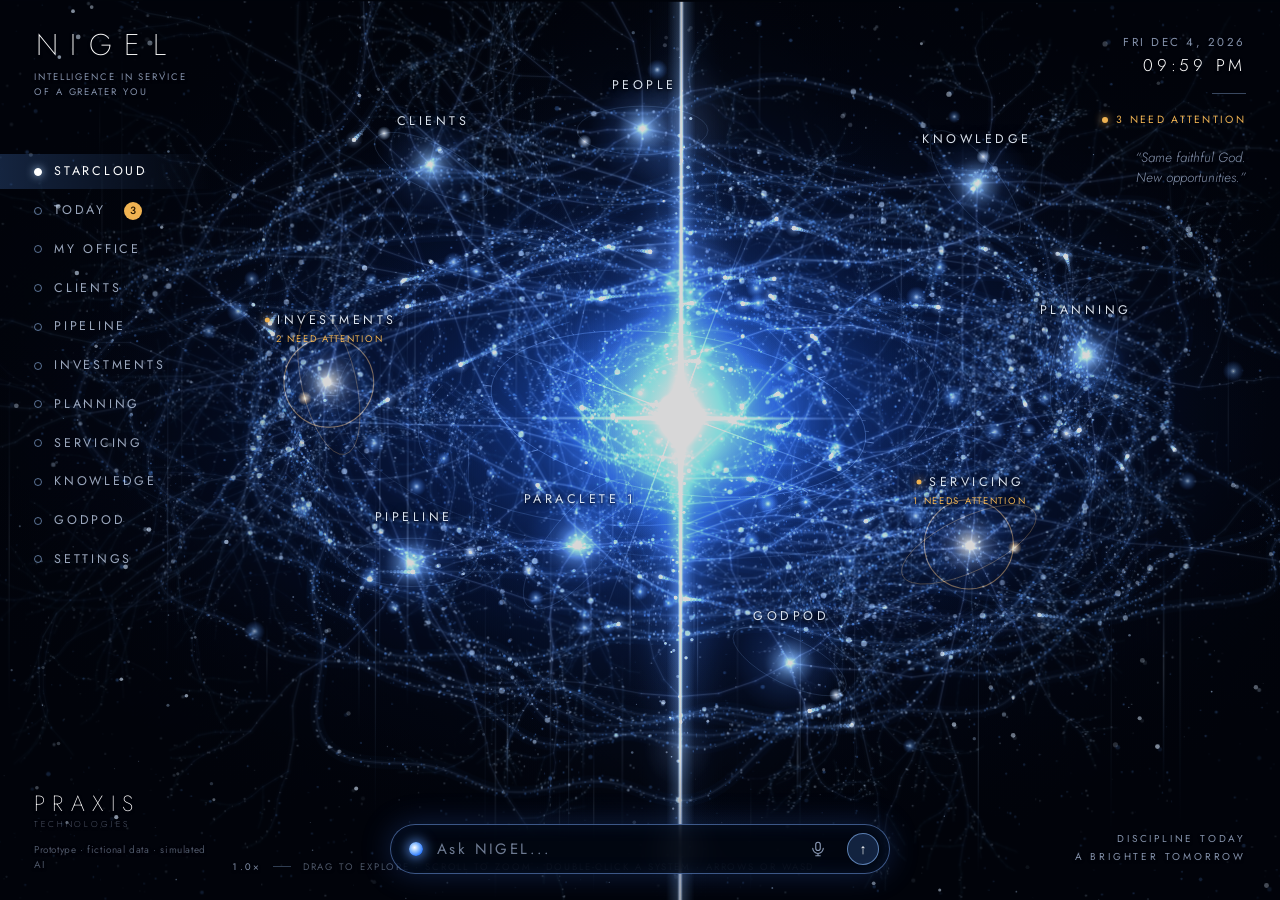
<file: nigel/index.html>
<!doctype html>
<html lang="en">
<head>
<meta charset="utf-8">
<meta name="viewport" content="width=device-width, initial-scale=1, viewport-fit=cover">
<meta name="color-scheme" content="dark">
<title>NIGEL — StarCloud</title>
<link rel="preconnect" href="https://fonts.googleapis.com">
<link rel="stylesheet" href="https://fonts.googleapis.com/css2?family=Jost:ital,wght@0,200;0,300;0,400;0,500;1,300&display=swap">
<link rel="stylesheet" href="styles.css">
</head>
<body data-view="starcloud">
<canvas id="starcloud" aria-hidden="true"></canvas>
<div id="labels" class="labels"></div>

<aside class="sidebar" id="sidebar" aria-label="Primary">
  <div class="brand">
    <div class="wordmark">NIGEL</div>
    <div class="tagline">Intelligence in service<br>of a greater you</div>
  </div>
  <nav class="nav">
    <button class="nav-item is-active" data-nav="/">StarCloud</button>
    <button class="nav-item" data-nav="/today">Today<span class="badge" id="attention-badge">3</span></button>
    <button class="nav-item" data-nav="/office">My Office</button>
    <button class="nav-item" data-nav="/systems/clients">Clients</button>
    <button class="nav-item" data-nav="/systems/pipeline">Pipeline</button>
    <button class="nav-item" data-nav="/systems/investments">Investments</button>
    <button class="nav-item" data-nav="/systems/planning">Planning</button>
    <button class="nav-item" data-nav="/systems/servicing">Servicing</button>
    <button class="nav-item" data-nav="/systems/knowledge">Knowledge</button>
    <button class="nav-item" data-nav="/systems/godpod">GodPod</button>
    <button class="nav-item" data-nav="/settings">Settings</button>
  </nav>
  <div class="sidebar-foot">
    <div class="praxis">PRAXIS<span>Technologies</span></div>
    <div class="foot-note">Prototype · fictional data · simulated AI</div>
  </div>
</aside>
<button class="menu-toggle" id="menu-toggle" aria-label="Open menu" aria-expanded="false"><span></span><span></span><span></span></button>
<div class="scrim" id="scrim"></div>

<div class="corner corner-tr">
  <div class="clock"><div class="date" id="clock-date">THU SEP 12, 2026</div><div class="time" id="clock-time">06:14 AM</div></div>
  <div class="rule"></div>
  <button class="attn" id="topbar-attention"><span class="attn-dot"></span><span id="topbar-attention-text">3 need attention</span></button>
  <div class="quote">“Same faithful God.<br>New opportunities.”</div>
</div>
<div class="corner corner-br">Discipline today<br>A brighter tomorrow</div>
<div class="hud" id="hud" aria-live="off">
  <span class="hud-zoom" id="hud-zoom">1.0×</span>
  <span class="hud-sep"></span>
  <span class="hud-keys">Drag to explore · scroll to zoom · double-click a system · arrows or WASD</span>
  <button class="hud-reset" id="hud-reset" hidden>Reset view <kbd>Home</kbd></button>
</div>
<div class="tip" id="tip" hidden></div>

<main id="stage" class="stage" aria-live="polite"></main>

<section class="convo" id="convo" aria-label="Conversation with NIGEL">
  <div class="convo-log" id="convo-log" hidden></div>
  <form class="convo-bar" id="convo-form" autocomplete="off">
    <span class="convo-orb" aria-hidden="true"></span>
    <input id="convo-input" name="q" placeholder="Ask NIGEL..." aria-label="Ask NIGEL">
    <button type="button" class="convo-mic" id="convo-mic" aria-label="Voice input (not in this prototype)">
      <svg viewBox="0 0 24 24" width="18" height="18" fill="none" stroke="currentColor" stroke-width="1.5" stroke-linecap="round"><rect x="9" y="3" width="6" height="11" rx="3"/><path d="M5 11a7 7 0 0 0 14 0M12 18v3M9 21h6"/></svg>
    </button>
    <button type="submit" class="convo-send" aria-label="Send">↑</button>
  </form>
</section>

<div class="modal" id="modal" hidden>
  <div class="modal-card" role="dialog" aria-modal="true" aria-labelledby="modal-title">
    <h3 id="modal-title"></h3>
    <div id="modal-body"></div>
    <div class="modal-actions" id="modal-actions"></div>
  </div>
</div>

<script src="data.js"></script>
<script src="starcloud.js"></script>
<script src="app.js"></script>
</body>
</html>
</file>
<file: nigel/styles.css>
/* NIGEL — presentation. Single dark visual world, painted explicitly. Desktop first, phone supported. */
:root {
  --ink: #e6efff;
  --ink-dim: rgba(200, 220, 255, 0.66);
  --ink-faint: rgba(200, 220, 255, 0.38);
  --ice: #dbeafe;
  --blue: #5b9cff;
  --blue-soft: rgba(91, 156, 255, 0.16);
  --amber: #f0b352;
  --amber-soft: rgba(240, 179, 82, 0.16);
  --ground: #01040b;
  --glass: rgba(2, 7, 18, 0.84);
  --glass-strong: rgba(2, 7, 18, 0.92);
  --line: rgba(120, 170, 255, 0.16);
  --line-strong: rgba(120, 170, 255, 0.36);
  --sidebar-w: 212px;
  --convo-h: 88px;
  --font: "Jost", "Futura", "Avenir Next", "Helvetica Neue", Arial, sans-serif;
  --mono: ui-monospace, SFMono-Regular, Menlo, Consolas, monospace;
}
* { box-sizing: border-box; }
[hidden] { display: none !important; }
html, body { height: 100%; }
body {
  margin: 0; font-family: var(--font); color: var(--ink); background: var(--ground);
  overflow: hidden; -webkit-font-smoothing: antialiased; font-size: 14.5px; line-height: 1.5; font-weight: 400;
}
button { font: inherit; color: inherit; }
h1, h2, h3, h4 { margin: 0; font-weight: 300; letter-spacing: 0.01em; }
.eyebrow, .u { font-size: 11px; letter-spacing: 0.24em; text-transform: uppercase; font-weight: 400; }
:focus-visible { outline: 1px solid rgba(180, 210, 255, 0.8); outline-offset: 2px; }

#starcloud { position: fixed; inset: 0; display: block; z-index: 0; }

/* ---------- floating system labels ---------- */
.labels { position: fixed; inset: 0; z-index: 2; pointer-events: none; clip-path: inset(0 0 0 var(--sidebar-w)); }
body[data-panel] .labels, body[data-panel] .sats { clip-path: inset(0 var(--drawer-w, 0px) 0 var(--sidebar-w)); }
.label {
  position: absolute; left: 0; top: 0; pointer-events: auto; cursor: pointer;
  background: none; border: 0; padding: 6px 8px; text-align: center;
  display: flex; flex-direction: column; align-items: center; gap: 2px;
  transform: translate(-9999px, -9999px); transition: opacity .35s ease;
}
.label-name {
  font-size: 12.5px; font-weight: 400; letter-spacing: 0.28em; text-transform: uppercase; color: rgba(236, 244, 255, 0.92);
  text-shadow: 0 0 10px rgba(1, 4, 11, 0.9), 0 1px 3px rgba(1, 4, 11, 0.9); white-space: nowrap; padding-left: 0.28em;
}
.label-sub {
  font-size: 9.5px; letter-spacing: 0.18em; text-transform: uppercase; color: var(--amber); white-space: nowrap; padding-left: 0.18em;
  text-shadow: 0 0 8px rgba(1, 4, 11, 0.95); display: none;
}
.label.is-amber .label-sub { display: block; }
.label.is-amber .label-name::before { content: ''; display: inline-block; width: 5px; height: 5px; border-radius: 50%; background: var(--amber); box-shadow: 0 0 8px var(--amber); margin-right: 8px; vertical-align: 2px; }
.label:hover .label-name, .label.is-focus .label-name { color: #fff; text-shadow: 0 0 12px rgba(140, 190, 255, 0.9), 0 1px 3px rgba(1, 4, 11, 0.9); }
body[data-panel] .label { opacity: 0.55; }
body[data-panel] .label.is-focus { opacity: 1; }
.label.is-hover .label-name { color: #fff; }

/* satellites: sectors and records around a focused system */
.sats { position: fixed; inset: 0; z-index: 2; pointer-events: none; clip-path: inset(0 0 0 var(--sidebar-w)); }
.sat {
  position: absolute; left: 0; top: 0; pointer-events: auto; cursor: pointer; background: none; border: 0; padding: 4px 6px;
  display: flex; flex-direction: column; align-items: center; gap: 1px; transform: translate(-9999px, -9999px);
  animation: fade-in .35s ease both;
}
@keyframes fade-in { from { opacity: 0; } to { opacity: 1; } }
.sat-name { font-size: 10px; letter-spacing: 0.2em; text-transform: uppercase; color: rgba(214, 228, 255, 0.85); white-space: nowrap; text-shadow: 0 0 8px rgba(1, 4, 11, 0.95), 0 1px 2px rgba(1, 4, 11, 0.95); padding-left: 0.2em; }
.sat-sub { font-size: 9px; letter-spacing: 0.12em; text-transform: uppercase; color: var(--ink-faint); white-space: nowrap; text-shadow: 0 0 8px rgba(1, 4, 11, 0.95); }
.sat:hover .sat-name, .sat.is-current .sat-name { color: #fff; }
.sat.is-amber .sat-name { color: var(--amber); } .sat.is-amber .sat-sub { color: var(--amber); }
.sat.is-disabled { cursor: default; opacity: 0.45; }
.sat.is-record .sat-name { letter-spacing: 0.12em; text-transform: none; font-size: 11px; }

/* HUD line and hover tip */
.hud { position: fixed; left: calc(var(--sidebar-w) + 20px); bottom: 26px; z-index: 4; display: flex; align-items: center; gap: 12px; font-size: 9.5px; letter-spacing: 0.2em; text-transform: uppercase; color: var(--ink-faint); text-shadow: 0 1px 3px rgba(1, 4, 11, 0.9); pointer-events: none; }
.hud > * { pointer-events: auto; }
.hud-zoom { color: var(--ink-dim); font-variant-numeric: tabular-nums; }
.hud-sep { width: 18px; height: 1px; background: rgba(160, 200, 255, 0.3); }
.hud-reset { border: 1px solid var(--line-strong); background: rgba(2, 7, 18, 0.6); color: var(--ink-dim); padding: 4px 10px; border-radius: 2px; cursor: pointer; font-size: 9.5px; letter-spacing: 0.2em; text-transform: uppercase; }
.hud-reset:hover { color: #fff; }
.hud kbd { font: inherit; opacity: 0.6; margin-left: 6px; }
body:not([data-view="starcloud"]) .hud-keys { display: none; }
.tip { position: fixed; z-index: 5; transform: translate(0, -100%); display: flex; flex-direction: column; gap: 3px; padding: 10px 12px; border-radius: 2px; background: rgba(2, 7, 18, 0.82); border: 1px solid var(--line-strong); border-left: 2px solid rgba(160, 205, 255, 0.8); pointer-events: none; min-width: 170px; animation: fade-in .18s ease both; }
.tip-name { font-size: 11px; letter-spacing: 0.24em; text-transform: uppercase; color: #fff; }
.tip-line { font-size: 12px; color: var(--ink-dim); font-weight: 300; }
.tip-line.is-amber { color: var(--amber); }
.tip-hint { font-size: 9px; letter-spacing: 0.2em; text-transform: uppercase; color: var(--ink-faint); margin-top: 4px; }

/* ---------- sidebar (text only, over the field) ---------- */
.sidebar {
  position: fixed; left: 0; top: 0; bottom: 0; width: var(--sidebar-w); z-index: 6;
  display: flex; flex-direction: column; padding: 30px 0 28px 34px; transition: transform .3s ease;
  text-shadow: 0 1px 3px rgba(1, 4, 11, 0.9);
}
.wordmark { font-size: 30px; font-weight: 200; letter-spacing: 0.42em; color: #fff; line-height: 1; padding-left: 0.05em; }
.tagline { margin-top: 10px; font-size: 9.5px; letter-spacing: 0.2em; text-transform: uppercase; color: var(--ink-dim); line-height: 1.6; }
.nav { display: flex; flex-direction: column; gap: 4px; margin-top: 54px; margin-left: -34px; }
.nav-item {
  display: flex; align-items: center; gap: 12px; width: 100%; text-align: left; position: relative;
  padding: 8px 12px 8px 34px; border: 0; background: none; cursor: pointer;
  color: rgba(214, 228, 255, 0.72); font-size: 12.5px; letter-spacing: 0.22em; text-transform: uppercase;
  transition: color .15s ease;
}
.nav-item::before { content: ''; width: 6px; height: 6px; border-radius: 50%; border: 1px solid rgba(160, 200, 255, 0.55); flex: none; transition: all .15s ease; }
.nav-item:hover { color: #fff; }
.nav-item.is-active { color: #fff; background: linear-gradient(90deg, rgba(91, 156, 255, 0.22), rgba(91, 156, 255, 0)); }
.nav-item.is-active::before { background: #fff; border-color: #fff; box-shadow: 0 0 8px rgba(180, 215, 255, 0.9); }
.badge {
  margin-left: 6px; min-width: 18px; padding: 0 5px; border-radius: 999px; text-align: center; letter-spacing: 0;
  font-size: 10.5px; font-weight: 500; color: #2a1900; background: var(--amber); line-height: 18px;
}
.badge.is-zero { display: none; }
.sidebar-foot { margin-top: auto; }
.praxis { font-size: 22px; font-weight: 200; letter-spacing: 0.34em; color: #fff; line-height: 1; }
.praxis span { display: block; font-size: 8.5px; letter-spacing: 0.34em; text-transform: uppercase; color: var(--ink-dim); margin-top: 6px; }
.foot-note { margin-top: 14px; font-size: 10px; letter-spacing: 0.06em; color: var(--ink-faint); }

.menu-toggle {
  display: none; position: fixed; left: 14px; top: 14px; z-index: 8; width: 40px; height: 40px;
  border-radius: 4px; border: 1px solid var(--line-strong); background: var(--glass-strong); cursor: pointer;
  flex-direction: column; align-items: center; justify-content: center; gap: 4px;
}
.menu-toggle span { display: block; width: 16px; height: 1px; background: var(--ice); }
.scrim { display: none; position: fixed; inset: 0; z-index: 5; background: rgba(1, 4, 11, 0.6); }

/* ---------- corners ---------- */
.corner { position: fixed; z-index: 4; text-shadow: 0 1px 3px rgba(1, 4, 11, 0.9); }
.corner-tr { right: 34px; top: 34px; display: flex; flex-direction: column; align-items: flex-end; gap: 10px; text-align: right; }
.clock .date { font-size: 11.5px; letter-spacing: 0.22em; text-transform: uppercase; color: var(--ink-dim); }
.clock .time { font-size: 17px; letter-spacing: 0.22em; color: #fff; font-weight: 300; margin-top: 2px; font-variant-numeric: tabular-nums; }
.rule { width: 34px; height: 1px; background: rgba(160, 200, 255, 0.35); margin: 4px 0; }
.attn { display: inline-flex; align-items: center; gap: 8px; padding: 4px 0; border: 0; background: none; cursor: pointer; color: var(--amber); font-size: 10.5px; letter-spacing: 0.22em; text-transform: uppercase; }
.attn-dot { width: 6px; height: 6px; border-radius: 50%; background: var(--amber); box-shadow: 0 0 8px var(--amber); }
.attn.is-clear { color: var(--ink-dim); } .attn.is-clear .attn-dot { background: var(--blue); box-shadow: 0 0 8px var(--blue); }
.attn:hover { color: #fff; }
.quote { margin-top: 6px; font-style: italic; font-weight: 300; font-size: 13.5px; color: var(--ink-dim); line-height: 1.5; }
.corner-br { right: 34px; bottom: 34px; font-size: 10px; letter-spacing: 0.28em; text-transform: uppercase; color: var(--ink-dim); text-align: right; line-height: 1.8; }
body[data-panel] .quote, body[data-panel] .rule, body[data-panel] .corner-br { display: none; }
body[data-panel] .corner-tr { top: 27px; right: calc(var(--drawer-w, 560px) + 28px); flex-direction: row; align-items: center; gap: 18px; }
body[data-panel] .clock { display: flex; align-items: baseline; gap: 12px; }
body[data-panel] .clock .time { font-size: 12px; margin: 0; }
body[data-panel] .convo { right: var(--drawer-w, 560px); }
body[data-panel] .hud { right: calc(var(--drawer-w, 560px) + 24px); }

/* ---------- stage / panels ---------- */
.stage {
  position: fixed; right: 0; top: 0; bottom: 0; width: var(--drawer-w, 560px); z-index: 3;
  padding: 24px 24px 110px; overflow: auto; pointer-events: none;
  background: linear-gradient(90deg, rgba(1, 4, 11, 0) 0, rgba(1, 4, 11, 0.55) 40px, rgba(1, 4, 11, 0.72) 100%);
  transform: translateX(24px); opacity: 0; transition: transform .35s cubic-bezier(.2,.8,.2,1), opacity .3s ease;
}
body[data-panel] .stage { transform: none; opacity: 1; }
body:not([data-panel]) .stage { display: none; }
.stage > * { pointer-events: auto; }
.crumbs { display: flex; align-items: center; gap: 10px; margin: 0 0 14px; min-width: 0; overflow: hidden; }
.crumb {
  border: 0; background: none; padding: 4px 2px; cursor: pointer; white-space: nowrap;
  color: var(--ink-dim); font-size: 10.5px; letter-spacing: 0.22em; text-transform: uppercase; text-shadow: 0 1px 3px rgba(1, 4, 11, 0.9);
}
.crumb:hover { color: #fff; }
.crumb.is-current { color: #fff; cursor: default; min-width: 0; overflow: hidden; text-overflow: ellipsis; }
.crumb-sep { color: var(--ink-faint); font-size: 10px; }
.panel {
  margin: 0; border-radius: 4px;
  background: var(--glass); border: 1px solid var(--line);
  backdrop-filter: blur(14px); -webkit-backdrop-filter: blur(14px);
  box-shadow: 0 30px 80px rgba(0, 0, 0, 0.5);
  animation: panel-in .38s cubic-bezier(.2,.8,.2,1) both;
}
@keyframes panel-in { from { opacity: 0; transform: translateY(12px); } to { opacity: 1; transform: none; } }
.panel-head { display: flex; align-items: flex-end; justify-content: space-between; gap: 16px; padding: 22px 24px 16px; border-bottom: 1px solid var(--line); flex-wrap: wrap; }
.panel-head h1 { font-size: 26px; font-weight: 300; letter-spacing: 0.04em; text-wrap: balance; }
.panel-head h1 small { display: block; font-size: 10.5px; letter-spacing: 0.24em; text-transform: uppercase; color: var(--ink-dim); font-weight: 400; margin-bottom: 8px; }
.panel-head .lede { margin: 6px 0 0; color: var(--ink-dim); font-size: 13.5px; max-width: 64ch; font-weight: 300; }
.panel-body { padding: 18px 24px 24px; }
.grid { display: grid; gap: 10px; grid-template-columns: repeat(auto-fill, minmax(210px, 1fr)); }
.tile {
  display: flex; flex-direction: column; gap: 6px; text-align: left; padding: 16px 16px 14px; border-radius: 3px; cursor: pointer;
  background: rgba(91, 156, 255, 0.04); border: 1px solid var(--line); color: var(--ink);
  transition: background .18s ease, border-color .18s ease;
}
.tile:hover { background: rgba(91, 156, 255, 0.1); border-color: var(--line-strong); }
.tile-top { display: flex; align-items: center; gap: 10px; }
.tile-core { width: 6px; height: 6px; border-radius: 50%; background: #fff; box-shadow: 0 0 8px 2px rgba(180, 215, 255, 0.8); flex: none; }
.tile.is-amber .tile-core { background: var(--amber); box-shadow: 0 0 8px 2px rgba(240, 179, 82, 0.8); }
.tile-name { font-size: 12.5px; letter-spacing: 0.18em; text-transform: uppercase; }
.tile-count { margin-left: auto; font-size: 12px; color: var(--ink-dim); font-variant-numeric: tabular-nums; }
.tile-sub { color: var(--ink-dim); font-size: 12.5px; font-weight: 300; }
.tile-flag { font-size: 10px; letter-spacing: 0.18em; text-transform: uppercase; color: var(--amber); }
.tile.is-disabled { opacity: 0.5; cursor: default; }
.tile.is-disabled:hover { background: rgba(91, 156, 255, 0.04); border-color: var(--line); }

.list { display: flex; flex-direction: column; gap: 8px; }
.row {
  display: grid; grid-template-columns: 1fr auto; gap: 8px 16px; align-items: center; text-align: left; width: 100%;
  padding: 14px 16px; border-radius: 3px; cursor: pointer;
  background: rgba(91, 156, 255, 0.04); border: 1px solid var(--line); color: var(--ink);
  transition: background .18s ease, border-color .18s ease;
}
.row:hover { background: rgba(91, 156, 255, 0.1); border-color: var(--line-strong); }
.row-title { font-size: 15px; display: block; }
.row-sub { color: var(--ink-dim); font-size: 12.5px; margin-top: 2px; font-weight: 300; display: block; }
.row-meta { text-align: right; font-size: 12px; color: var(--ink-dim); }
.stage-tag { display: inline-block; padding: 3px 9px; border-radius: 2px; font-size: 9.5px; letter-spacing: 0.18em; text-transform: uppercase; border: 1px solid var(--line-strong); color: var(--ink-dim); }
.stage-tag.is-live { border-color: rgba(91, 156, 255, 0.7); color: var(--blue); }

/* ---------- attention / today ---------- */
.group-title { display: flex; align-items: baseline; gap: 12px; margin: 22px 0 10px; font-size: 10.5px; letter-spacing: 0.24em; text-transform: uppercase; color: var(--ink); }
.group-title:first-child { margin-top: 0; }
.group-title .n { color: var(--amber); font-variant-numeric: tabular-nums; }
.group-title .parent { color: var(--ink-faint); letter-spacing: 0.18em; font-size: 9.5px; }
.review {
  border-radius: 3px; border: 1px solid rgba(240, 179, 82, 0.3); border-left: 2px solid var(--amber);
  background: linear-gradient(90deg, rgba(240, 179, 82, 0.07), rgba(240, 179, 82, 0.01));
  padding: 16px 18px; display: grid; grid-template-columns: 1fr auto; gap: 10px 18px;
}
.review.is-done { border-color: var(--line); border-left-color: var(--blue); background: rgba(91, 156, 255, 0.03); opacity: 0.8; }
.review-kind { font-size: 10px; letter-spacing: 0.22em; text-transform: uppercase; color: var(--amber); }
.review.is-done .review-kind { color: var(--blue); }
.review-title { font-size: 16px; margin-top: 4px; }
.review-summary { color: var(--ink-dim); margin-top: 4px; font-size: 13px; font-weight: 300; }
.review-detail { margin-top: 10px; padding: 10px 12px; border-radius: 2px; background: rgba(1, 4, 11, 0.5); font-size: 13px; color: var(--ink); border: 1px solid var(--line); font-weight: 300; }
.review-due { text-align: right; font-size: 11px; letter-spacing: 0.14em; text-transform: uppercase; color: var(--ink-dim); white-space: nowrap; }
.review-actions { grid-column: 1 / -1; display: flex; flex-wrap: wrap; gap: 8px; margin-top: 4px; }
.review-outcome { grid-column: 1 / -1; font-size: 12.5px; color: var(--blue); }

/* ---------- buttons ---------- */
.btn {
  display: inline-flex; align-items: center; gap: 8px; padding: 9px 14px; border-radius: 2px; cursor: pointer;
  border: 1px solid var(--line-strong); background: rgba(91, 156, 255, 0.06); color: var(--ink);
  font-size: 10.5px; letter-spacing: 0.18em; text-transform: uppercase;
  transition: background .15s ease, border-color .15s ease;
}
.btn:hover { background: rgba(91, 156, 255, 0.16); border-color: rgba(160, 200, 255, 0.6); }
.btn-primary { background: rgba(91, 156, 255, 0.22); border-color: rgba(140, 190, 255, 0.75); color: #fff; }
.btn-primary:hover { background: rgba(91, 156, 255, 0.36); }
.btn-amber { border-color: rgba(240, 179, 82, 0.6); color: var(--amber); background: var(--amber-soft); }
.btn-amber:hover { background: rgba(240, 179, 82, 0.28); }
.btn-ghost { border-color: transparent; background: none; color: var(--ink-dim); }
.btn-ghost:hover { color: #fff; background: rgba(91, 156, 255, 0.08); }
.btn[disabled] { opacity: 0.4; cursor: not-allowed; }
.btn .sim { font-size: 9px; letter-spacing: 0.14em; opacity: 0.65; }

/* ---------- record detail ---------- */
.stepper { display: flex; gap: 6px; margin: 14px 0 0; flex-wrap: wrap; }
.step { display: flex; align-items: center; gap: 8px; padding: 5px 12px 5px 7px; border-radius: 2px; border: 1px solid var(--line); font-size: 10px; letter-spacing: 0.16em; text-transform: uppercase; color: var(--ink-dim); }
.step .k { width: 18px; height: 18px; border-radius: 50%; display: grid; place-items: center; font-size: 9.5px; letter-spacing: 0; border: 1px solid var(--line-strong); }
.step.is-done { color: var(--ink); border-color: rgba(91, 156, 255, 0.4); }
.step.is-done .k { background: var(--blue); color: #01040b; border-color: transparent; }
.step.is-current { color: #fff; border-color: rgba(200, 225, 255, 0.7); background: rgba(91, 156, 255, 0.1); }
.step.is-current .k { background: #fff; color: #01040b; border-color: transparent; box-shadow: 0 0 10px rgba(200, 225, 255, 0.8); }
.two-col { display: grid; grid-template-columns: 1fr; gap: 16px; }
.card { border-radius: 3px; border: 1px solid var(--line); background: rgba(91, 156, 255, 0.03); padding: 18px 20px; }
.card h3 { font-size: 10.5px; letter-spacing: 0.24em; text-transform: uppercase; color: var(--ink-dim); font-weight: 400; margin-bottom: 14px; }
.kv { display: grid; grid-template-columns: 130px 1fr; gap: 8px 14px; font-size: 13.5px; margin: 0; }
.kv dt { color: var(--ink-dim); font-size: 12px; letter-spacing: 0.06em; } .kv dd { margin: 0; font-weight: 300; }
.members { display: flex; flex-direction: column; gap: 10px; margin-bottom: 16px; }
.member { display: flex; align-items: center; gap: 12px; }
.avatar { width: 34px; height: 34px; border-radius: 50%; display: grid; place-items: center; font-size: 11px; letter-spacing: 0.08em; background: rgba(91, 156, 255, 0.12); border: 1px solid var(--line-strong); }
.member .who { font-size: 15px; } .member .what { color: var(--ink-dim); font-size: 12px; font-weight: 300; }
.docs { display: flex; flex-direction: column; gap: 6px; }
.doc { display: flex; justify-content: space-between; gap: 10px; font-size: 13px; padding: 8px 10px; border-radius: 2px; background: rgba(1, 4, 11, 0.4); font-weight: 300; }
.doc .st { color: var(--ink-dim); font-size: 11px; letter-spacing: 0.1em; text-transform: uppercase; } .doc .st.is-amber { color: var(--amber); }
.actions { display: flex; flex-direction: column; gap: 10px; }
.action { display: grid; grid-template-columns: 1fr auto; gap: 4px 14px; align-items: center; padding: 12px 14px; border-radius: 3px; border: 1px solid var(--line); background: rgba(1, 4, 11, 0.4); }
.action.is-current { border-color: rgba(200, 225, 255, 0.45); }
.action.is-done { opacity: 0.65; }
.action .t { font-size: 12px; letter-spacing: 0.18em; text-transform: uppercase; grid-column: 1; grid-row: 1; }
.action .d { color: var(--ink-dim); font-size: 12.5px; grid-column: 1; grid-row: 2; font-weight: 300; }
.act-ctl { grid-column: 2; grid-row: 1 / span 2; display: flex; align-items: center; }
.memo { margin-top: 12px; padding: 12px 14px; border-radius: 2px; background: rgba(1, 4, 11, 0.55); border: 1px solid var(--line); font-size: 13px; white-space: pre-wrap; min-height: 64px; font-weight: 300; }
.memo.is-typing::after { content: '▍'; color: var(--blue); animation: blink 1s steps(2) infinite; }
@keyframes blink { 50% { opacity: 0; } }
.sim-tag { display: inline-flex; align-items: center; gap: 6px; font-size: 9.5px; letter-spacing: 0.2em; text-transform: uppercase; color: var(--blue); }
.sim-tag::before { content: ''; width: 5px; height: 5px; border-radius: 50%; background: var(--blue); box-shadow: 0 0 6px var(--blue); }
.illus { width: 100%; border-collapse: collapse; margin-top: 10px; font-size: 13px; font-variant-numeric: tabular-nums; }
.illus th, .illus td { text-align: left; padding: 7px 8px; border-bottom: 1px solid var(--line); }
.illus th { color: var(--ink-dim); font-weight: 400; font-size: 10px; letter-spacing: 0.16em; text-transform: uppercase; }
.illus td { font-weight: 300; } .illus td.num { text-align: right; }
.progress { display: flex; flex-direction: column; gap: 8px; margin-top: 12px; }
.pstep { display: flex; align-items: center; gap: 10px; font-size: 12px; letter-spacing: 0.1em; color: var(--ink-dim); }
.pstep .pd { width: 8px; height: 8px; border-radius: 50%; border: 1px solid var(--line-strong); }
.pstep.is-active { color: var(--ink); } .pstep.is-active .pd { background: var(--blue); box-shadow: 0 0 8px var(--blue); animation: pulse 1s ease infinite; }
.pstep.is-done { color: var(--ink); } .pstep.is-done .pd { background: #fff; }
@keyframes pulse { 50% { transform: scale(1.4); } }
.receipt { margin-top: 12px; padding: 12px 14px; border-radius: 2px; border: 1px dashed rgba(91, 156, 255, 0.5); font-family: var(--mono); font-size: 12px; }
.timeline { display: flex; flex-direction: column; gap: 8px; }
.tl { display: grid; grid-template-columns: 90px 1fr; gap: 12px; font-size: 13px; font-weight: 300; }
.tl .w { color: var(--ink-dim); font-size: 10.5px; letter-spacing: 0.14em; text-transform: uppercase; padding-top: 3px; }
.tl.is-new .x { color: #fff; }
.callout { margin-top: 14px; padding: 10px 12px; border-radius: 2px; background: var(--amber-soft); border: 1px solid rgba(240, 179, 82, 0.4); font-size: 13px; font-weight: 300; }
.callout strong { color: var(--amber); font-weight: 400; }
.placeholder { padding: 40px 30px; text-align: center; color: var(--ink-dim); font-weight: 300; }

/* ---------- conversation bar ---------- */
.convo {
  position: fixed; left: 0; right: 0; bottom: 0; z-index: 7;
  display: flex; flex-direction: column; align-items: center; gap: 8px; padding: 8px 16px 26px; pointer-events: none;
}
.convo > * { pointer-events: auto; }
.convo-log {
  width: min(640px, 100%); max-height: 38vh; overflow: auto; display: flex; flex-direction: column; gap: 8px;
  padding: 12px 14px; border-radius: 4px; background: var(--glass-strong); border: 1px solid var(--line);
  backdrop-filter: blur(16px); -webkit-backdrop-filter: blur(16px); animation: panel-in .3s ease both;
}
.msg { max-width: 84%; padding: 8px 12px; border-radius: 3px; font-size: 13.5px; line-height: 1.5; font-weight: 300; }
.msg.user { align-self: flex-end; background: rgba(91, 156, 255, 0.22); border: 1px solid rgba(140, 190, 255, 0.4); color: #fff; }
.msg.nigel { align-self: flex-start; background: rgba(91, 156, 255, 0.06); border: 1px solid var(--line); }
.msg.nigel .from { display: block; font-size: 9.5px; letter-spacing: 0.2em; text-transform: uppercase; color: var(--blue); margin-bottom: 4px; }
.msg-chips { display: flex; flex-wrap: wrap; gap: 6px; margin-top: 8px; }
.msg-chips .btn { padding: 5px 10px; font-size: 9.5px; }
.msg.thinking .dots span { display: inline-block; width: 5px; height: 5px; margin-right: 3px; border-radius: 50%; background: var(--blue); animation: bounce 1s infinite; }
.msg.thinking .dots span:nth-child(2) { animation-delay: .15s; } .msg.thinking .dots span:nth-child(3) { animation-delay: .3s; }
@keyframes bounce { 50% { transform: translateY(-3px); opacity: .5; } }
.convo-bar {
  width: min(500px, 100%); height: 50px; display: flex; align-items: center; gap: 12px; padding: 0 10px 0 18px; border-radius: 999px;
  background: rgba(2, 7, 18, 0.72); border: 1px solid rgba(120, 170, 255, 0.5);
  backdrop-filter: blur(16px); -webkit-backdrop-filter: blur(16px);
  box-shadow: 0 0 30px rgba(60, 120, 240, 0.25), inset 0 0 18px rgba(60, 120, 240, 0.12);
}
.convo-bar:focus-within { border-color: rgba(180, 215, 255, 0.8); box-shadow: 0 0 36px rgba(91, 156, 255, 0.4), inset 0 0 18px rgba(60, 120, 240, 0.16); }
.convo-orb { width: 14px; height: 14px; border-radius: 50%; flex: none; background: radial-gradient(circle at 40% 40%, #fff 0, #8fc0ff 35%, #2f7bff 70%, rgba(47,123,255,0) 100%); box-shadow: 0 0 12px 3px rgba(91, 156, 255, 0.7); }
.convo-bar input { flex: 1; min-width: 0; background: none; border: 0; outline: 0; color: #fff; font: inherit; font-size: 15px; letter-spacing: 0.12em; }
.convo-bar input::placeholder { color: rgba(200, 220, 255, 0.55); letter-spacing: 0.16em; }
.convo-mic { width: 34px; height: 34px; border-radius: 50%; border: 0; background: none; color: rgba(200, 220, 255, 0.7); cursor: pointer; display: grid; place-items: center; }
.convo-mic:hover { color: #fff; }
.convo-send { width: 32px; height: 32px; border-radius: 50%; border: 1px solid rgba(140, 190, 255, 0.6); cursor: pointer; background: rgba(91, 156, 255, 0.2); color: #fff; font-size: 14px; }
.convo-send:hover { background: rgba(91, 156, 255, 0.4); }

/* ---------- modal + toast ---------- */
.modal { position: fixed; inset: 0; z-index: 20; display: grid; place-items: center; background: rgba(1, 4, 11, 0.65); backdrop-filter: blur(6px); padding: 16px; }
.modal-card { width: min(460px, 100%); padding: 24px 26px; border-radius: 4px; background: var(--glass-strong); border: 1px solid var(--line-strong); box-shadow: 0 30px 80px rgba(0, 0, 0, 0.6); animation: panel-in .25s ease both; }
.modal-card h3 { font-size: 18px; margin-bottom: 8px; }
.modal-card p { margin: 0 0 8px; color: var(--ink-dim); font-size: 13.5px; font-weight: 300; }
.modal-card strong { font-weight: 400; color: var(--ink); }
.modal-actions { display: flex; justify-content: flex-end; gap: 8px; margin-top: 16px; }
.toast { position: fixed; left: 50%; bottom: calc(var(--convo-h) + 14px); transform: translateX(-50%); z-index: 30; padding: 9px 16px; border-radius: 2px; background: var(--glass-strong); border: 1px solid var(--line-strong); font-size: 12px; letter-spacing: 0.08em; animation: panel-in .25s ease both; pointer-events: none; }

/* ---------- responsive ---------- */
@media (max-width: 1100px) { .two-col { grid-template-columns: 1fr; } }
@media (max-width: 860px) {
  :root { --sidebar-w: 0px; --convo-h: 84px; }
  .sidebar { width: 250px; padding: 28px 0 24px 28px; background: var(--glass-strong); border-right: 1px solid var(--line); transform: translateX(-100%); }
  .nav { margin-top: 34px; margin-left: -28px; } .nav-item { padding-left: 28px; }
  body.menu-open .sidebar { transform: none; }
  body.menu-open .scrim { display: block; }
  .menu-toggle { display: flex; }
  .corner-tr { right: 16px; top: 16px; gap: 6px; }
  .clock .date { font-size: 9.5px; } .clock .time { font-size: 14px; }
  .quote, .rule, .corner-br { display: none; }
  .attn { font-size: 9.5px; }
  .stage { width: 100%; padding: 66px 16px 110px; background: rgba(1, 4, 11, 0.7); }
  body[data-panel] .convo { right: 0; }
  body[data-panel] .corner-tr { right: 16px; }
  .hud { left: 16px; bottom: 96px; } .hud-keys { display: none; } .tip { display: none; }
  body[data-panel] .hud { display: none; }
  .crumbs { margin-bottom: 10px; }
  body[data-panel] .crumbs { padding-right: 0; }
  body[data-panel] .corner-tr { top: 14px; flex-direction: column; align-items: flex-end; gap: 4px; }
  body[data-panel] .clock { display: block; }
  body[data-panel] .clock .time { font-size: 13px; }
  body[data-panel] .attn { display: none; }
  .crumb.is-current { min-width: 0; overflow: hidden; text-overflow: ellipsis; }
  .crumbs .crumb:not(.is-current):not(.crumb-back) { display: none; }
  .crumbs .crumb-sep { display: none; }
  .panel-head { padding: 18px 16px 12px; flex-direction: column; align-items: flex-start; }
  .panel-head h1 { font-size: 21px; }
  .panel-body { padding: 14px 16px 18px; }
  .grid { grid-template-columns: 1fr 1fr; gap: 8px; }
  .kv { grid-template-columns: 104px 1fr; }
  .review { grid-template-columns: 1fr; } .review-due { text-align: left; }
  .label-name { font-size: 10.5px; letter-spacing: 0.2em; } .label-sub { font-size: 8.5px; }
  .convo { padding: 8px 16px 16px; }
  .convo-bar input { font-size: 16px; letter-spacing: 0.08em; }
  .msg { max-width: 92%; }
}
@media (max-width: 480px) {
  .grid { grid-template-columns: 1fr; }
  .step { padding: 4px 8px 4px 5px; font-size: 9px; }
  .action { grid-template-columns: 1fr; } .act-ctl { grid-column: 1; grid-row: auto; margin-top: 6px; }
}
@media (prefers-reduced-motion: reduce) {
  .panel, .convo-log, .modal-card, .toast { animation: none; }
  .pstep.is-active .pd, .memo.is-typing::after { animation: none; }
}

/* ---------- ambient motion ---------- */
@keyframes label-glow { 0%, 100% { text-shadow: 0 0 10px rgba(1, 4, 11, 0.9), 0 1px 3px rgba(1, 4, 11, 0.9), 0 0 0 rgba(140, 190, 255, 0); } 50% { text-shadow: 0 0 10px rgba(1, 4, 11, 0.9), 0 1px 3px rgba(1, 4, 11, 0.9), 0 0 14px rgba(140, 190, 255, 0.75); } }
.label-name { animation: label-glow 5.5s ease-in-out infinite; }
.label:nth-child(2n) .label-name { animation-delay: -1.8s; } .label:nth-child(3n) .label-name { animation-delay: -3.4s; }
@keyframes orb-breathe { 0%, 100% { box-shadow: 0 0 12px 3px rgba(91, 156, 255, 0.7), 0 0 0 0 rgba(91, 156, 255, 0.5); } 50% { box-shadow: 0 0 18px 5px rgba(91, 156, 255, 0.9), 0 0 0 9px rgba(91, 156, 255, 0); } }
.convo-orb { animation: orb-breathe 2.8s ease-in-out infinite; }
@keyframes bar-glow { 0%, 100% { box-shadow: 0 0 30px rgba(60, 120, 240, 0.25), inset 0 0 18px rgba(60, 120, 240, 0.12); } 50% { box-shadow: 0 0 44px rgba(60, 120, 240, 0.42), inset 0 0 24px rgba(60, 120, 240, 0.18); } }
.convo-bar { animation: bar-glow 4s ease-in-out infinite; }
@keyframes dot-pulse { 0%, 100% { box-shadow: 0 0 8px currentColor; opacity: 1; } 50% { box-shadow: 0 0 14px currentColor; opacity: 0.6; } }
.attn-dot, .nav-item.is-active::before { animation: dot-pulse 2.2s ease-in-out infinite; color: var(--amber); }
.nav-item.is-active::before { color: #fff; }
@keyframes badge-pulse { 0%, 100% { box-shadow: 0 0 6px rgba(240, 179, 82, 0.6); } 50% { box-shadow: 0 0 14px rgba(240, 179, 82, 0.95); } }
.badge { animation: badge-pulse 2.2s ease-in-out infinite; }
@keyframes rise { from { opacity: 0; transform: translateY(6px); } to { opacity: 1; transform: none; } }
.sidebar .nav-item { animation: rise .6s ease both; }
.sidebar .nav-item:nth-child(1) { animation-delay: .2s; } .sidebar .nav-item:nth-child(2) { animation-delay: .27s; } .sidebar .nav-item:nth-child(3) { animation-delay: .34s; } .sidebar .nav-item:nth-child(4) { animation-delay: .41s; } .sidebar .nav-item:nth-child(5) { animation-delay: .48s; } .sidebar .nav-item:nth-child(6) { animation-delay: .55s; } .sidebar .nav-item:nth-child(7) { animation-delay: .62s; } .sidebar .nav-item:nth-child(8) { animation-delay: .69s; } .sidebar .nav-item:nth-child(9) { animation-delay: .76s; } .sidebar .nav-item:nth-child(10) { animation-delay: .83s; } .sidebar .nav-item:nth-child(11) { animation-delay: .9s; }
.brand, .sidebar-foot, .corner, .convo-bar { animation-name: rise; animation-duration: .9s; animation-fill-mode: both; animation-timing-function: ease; }
.convo-bar { animation: rise .9s ease both, bar-glow 4s ease-in-out 1s infinite; }
.corner { animation-delay: .5s; } .sidebar-foot { animation-delay: .7s; }
@media (prefers-reduced-motion: reduce) {
  .label-name, .convo-orb, .convo-bar, .attn-dot, .nav-item.is-active::before, .badge, .sidebar .nav-item, .brand, .sidebar-foot, .corner { animation: none; }
}
</file>
